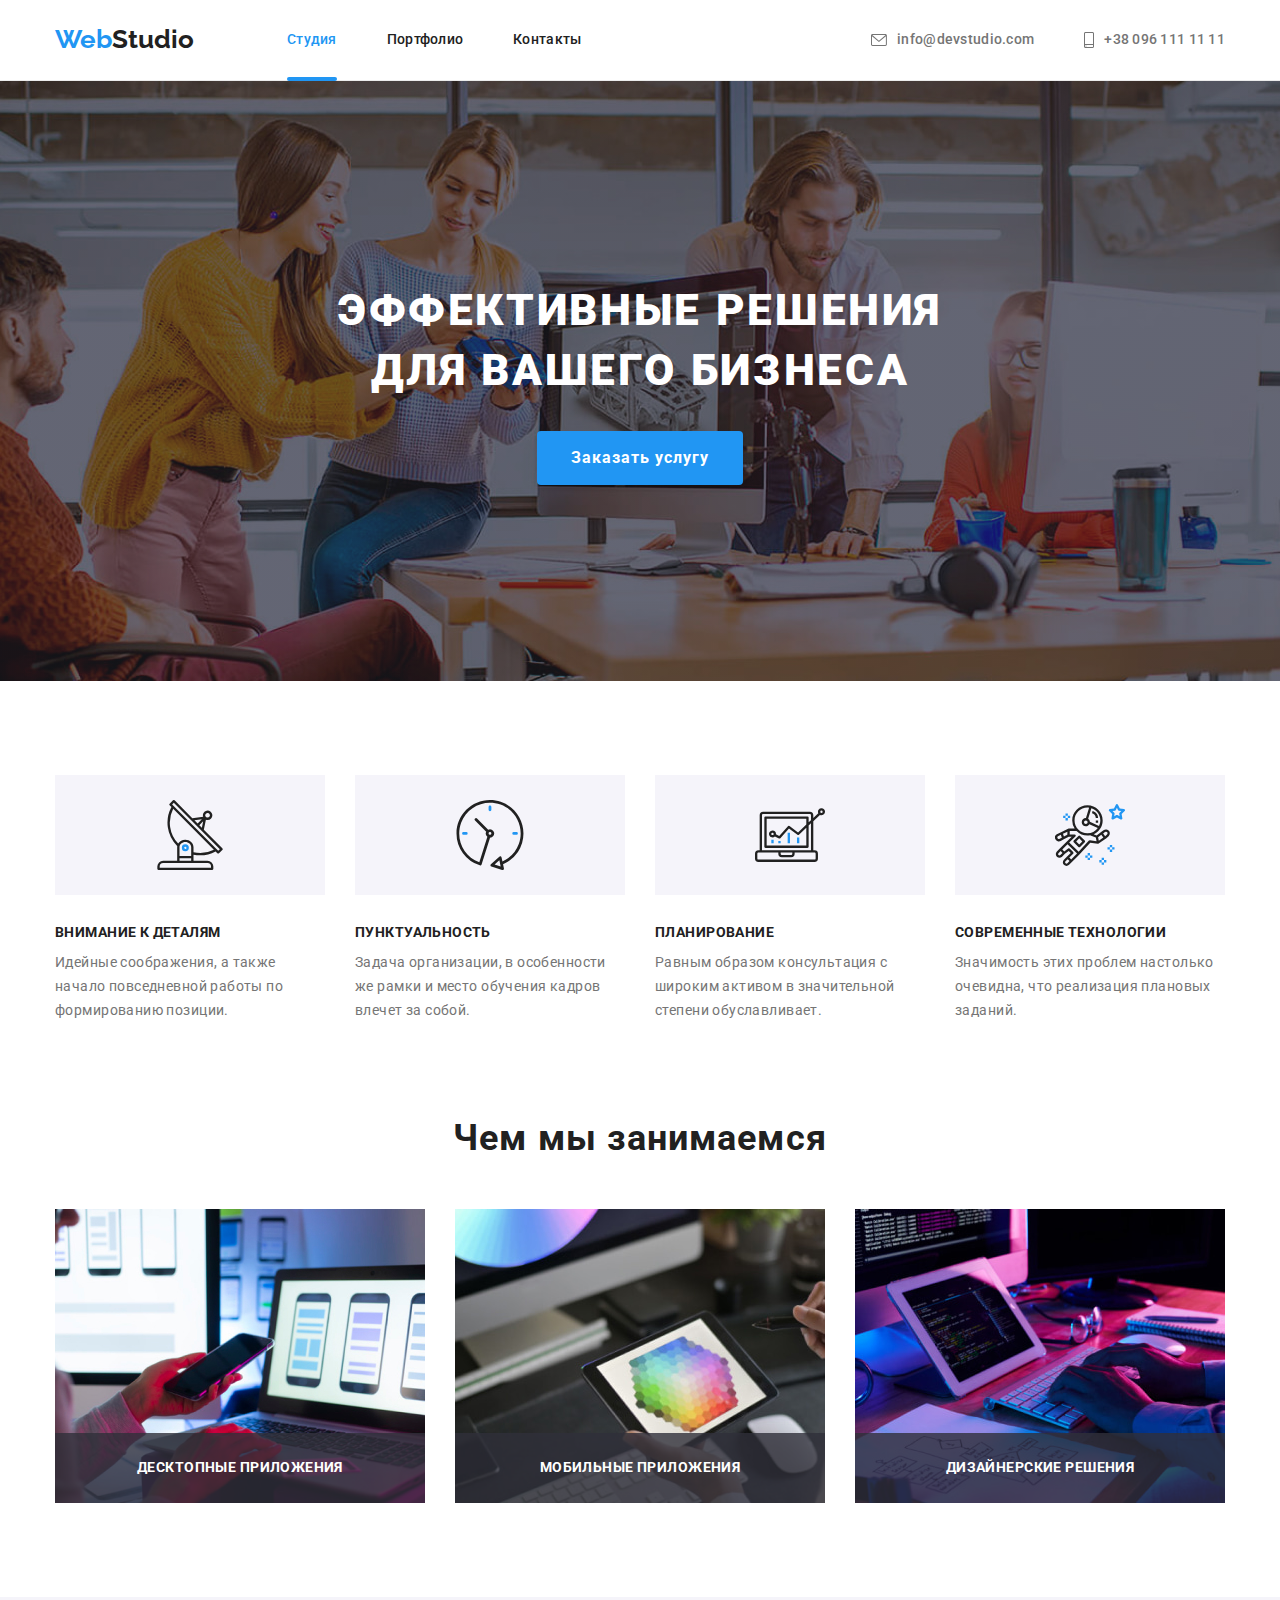
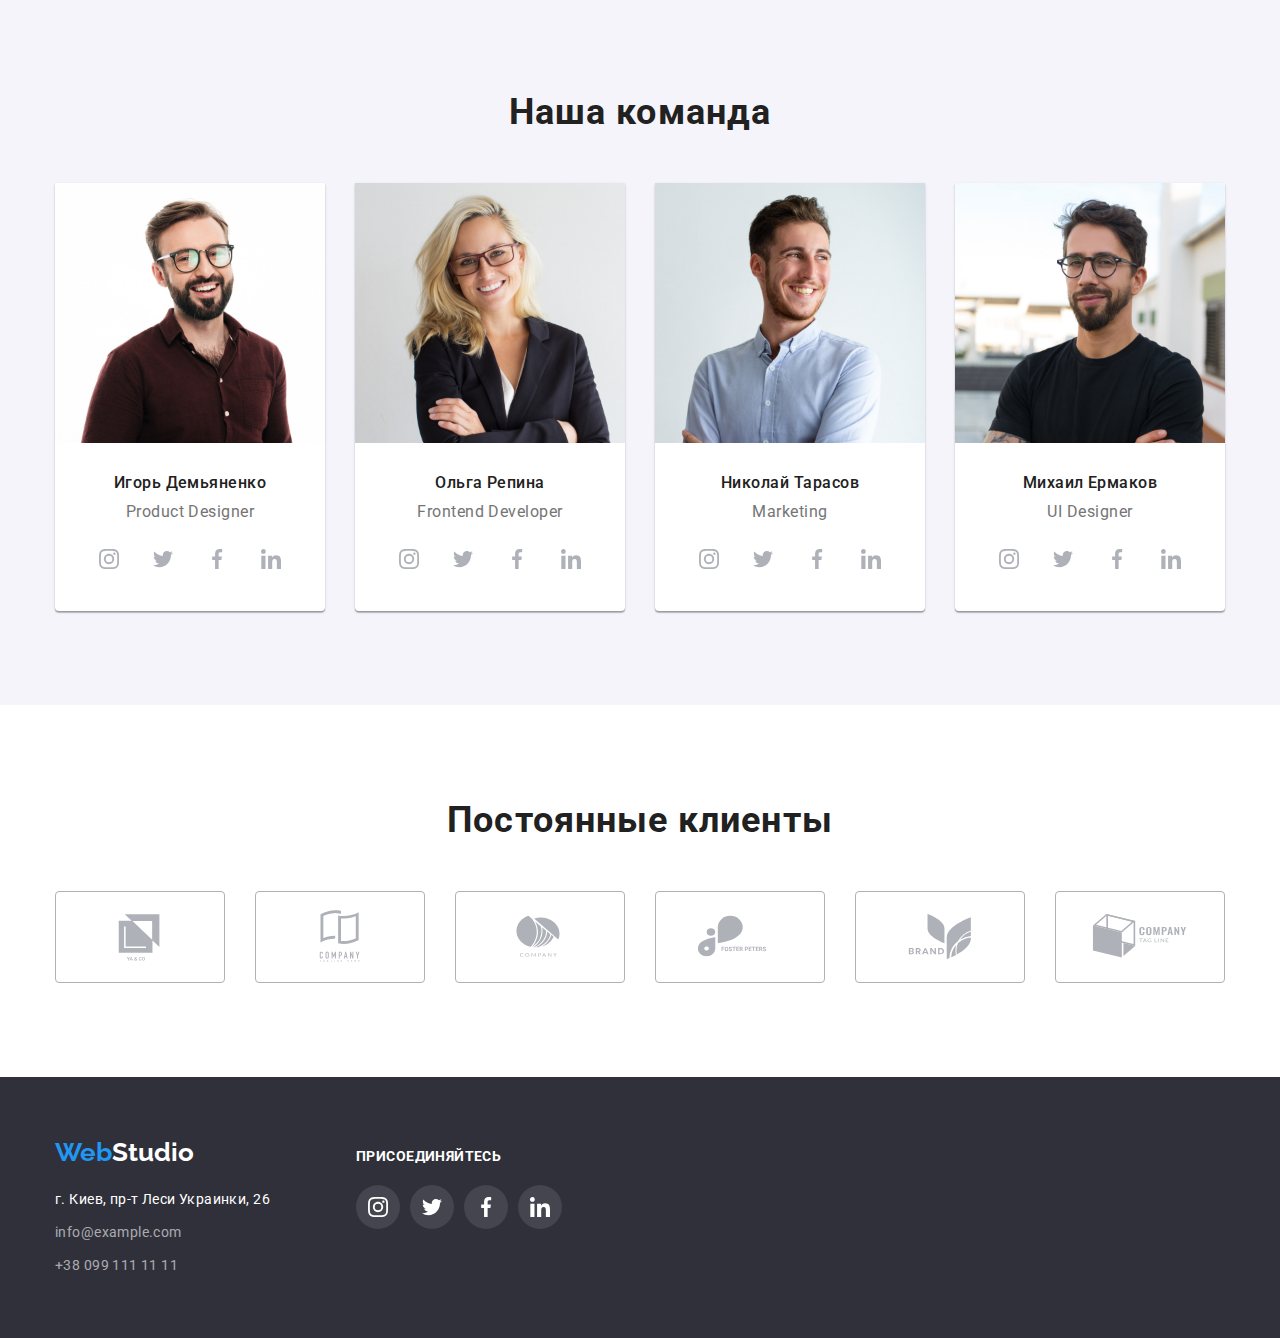
<file: index.html>
<!DOCTYPE html>
<html lang="ru">
<head>
    <meta charset="UTF-8">
    <meta http-equiv="X-UA-Compatible" content="IE=edge">
    <meta name="description" content="Студия разработки">
    <title>Студия</title>
    <link rel="preconnect" href="https://fonts.googleapis.com">
<link rel="preconnect" href="https://fonts.gstatic.com" crossorigin>
<link href="https://fonts.googleapis.com/css2?family=Raleway:wght@700&family=Roboto:wght@400;500;700;900&display=swap" rel="stylesheet">
        
    <link rel="stylesheet" href="https://cdnjs.cloudflare.com/ajax/libs/modern-normalize/1.0.0/modern-normalize.min.css" />

    <link rel="stylesheet" href="./css/styles.css" />
</head>
<body>
<header class="header-main">
    <div class="container header-section">
    <a class="logo link" href="">Web<span class="logo-black">Studio</span></a>
    <nav class="site-nav">
        <ul class="site-nav-list">
            <li class="site-nav-item"><a class="link current" href="./index.html">Студия</a></li>
            <li class="site-nav-item"><a class="link" href="./portfolio.html">Портфолио</a></li>
            <li class="site-nav-item"><a class="link" href="">Контакты</a></li>
        </ul>
    </nav>
    <ul class="header-contacts">
        <li class="header-contacts-item">
            <a class="link" href="mailto:info@devstudio.com">
                <svg class="header-contacts-icon" width="16px" height="12px">
                    <use href="./images/symbol-defs.svg#icon-envelope"></use>
                </svg>
                info@devstudio.com
            </a>
        </li>
        <li class="header-contacts-item">
            <a class="link" href="tel:+380961111111">
                <svg class="header-contacts-icon" width="10px" height="16px">
                    <use href="./images/symbol-defs.svg#icon-smartphone"></use>
                </svg>
                +38 096 111 11 11
            </a>
        </li>
    </ul>
    </div>
</header>

   <main>

    <!--Герой-->
        <section class="hero">
                <div class="container">
                    <h1 class="main-index-title">Эффективные решения для вашего бизнеса</h1>
                    <button data-modal-open class="button-secondary" type="button">Заказать услугу</button>
                </div>
        <div data-modal class="backdrop is-hidden">
            <div class="modal">
                <button class="close-button" data-modal-close>
                    <svg width="18px" height="18px">
                        <use href="./images/symbol-defs.svg#icon-close-button"></use>
                    </svg></button>
            </div>
        </div>
        </section>

        <!--Особенности-->
        <section class="features section">
            <div class="container">
            <!--Заголовок нужно сркыть-->
            <h2 class="sec-index-title visually-hidden">Особенности</h2>
            <ul class="features-list">
                <li class="features-item">
                    <div class="features-thumb">
                        <svg class="icon-features" width="70px" height="70px">
                            <use href="./images/symbol-defs.svg#icon-antenna"></use>
                        </svg>
                    </div>
                    <h3 class="third-index-title">Внимание к деталям</h3>
                    <p class="features-text">Идейные соображения, а также начало повседневной работы по формированию позиции.</p>
                </li>
                <li class="features-item">
                    <div class="features-thumb">
                        <svg class="icon-features" width="70px" height="70px">
                            <use href="./images/symbol-defs.svg#icon-clock"></use>
                        </svg>
                    </div>
                    <h3 class="third-index-title">Пунктуальность</h3>
                    <p class="features-text">Задача организации, в особенности же рамки и место обучения кадров влечет за собой.</p>
                </li>
                <li class="features-item">
                    <div class="features-thumb">
                        <svg class="icon-features" width="70px" height="70px">
                            <use href="./images/symbol-defs.svg#icon-diagram"></use>
                        </svg>
                    </div>
                    <h3 class="third-index-title">Планирование</h3>
                    <p class="features-text">Равным образом консультация с широким активом в значительной степени обуславливает.</p>
                </li>
                <li class="features-item">
                    <div class="features-thumb">
                        <svg class="icon-features" width="70px" height="70px">
                            <use href="./images/symbol-defs.svg#icon-astronaut"></use>
                        </svg>
                    </div>
                    <h3 class="third-index-title">Современные технологии</h3>
                    <p class="features-text">Значимость этих проблем настолько очевидна, что реализация плановых заданий.</p>
                </li>
            </ul>
            </div>
        </section>

        <!--Чем мы занимаемся-->
        <section class="section we-doing">
            <div class="container">
            <h2 class="sec-index-title">Чем мы занимаемся</h2>
            <ul class="we-doing-list">
                <li class="we-doing-item">
                    <a href="">
                      <div class="we-doing-overlay">
                            <img src="./images/we-doing-1.jpg" alt="Человек набирает на клавиатуре" width="370" height="294"/>
                            <div class="we-doing-text"><p>Десктопные приложения</p></div>
                      </div>
                    </a>
                </li>
                <li class="we-doing-item">
                    <a href="">
                       <div class="we-doing-overlay">
                            <img src="./images/we-doing-2.jpg" alt="Человек держит в руках телефон" width="370" height="294"/>
                            <div class="we-doing-text"><p>Мобильные приложения</p></div>
                       </div>
                    </a>
                </li>
                <li class="we-doing-item">
                    <a href="">
                        <div class="we-doing-overlay">
                            <img src="./images/we-doing-3.jpg" alt="Человек держит в руках планшет" width="370" height="294"/>
                            <div class="we-doing-text"><p>Дизайнерские решения</p></div>
                        </div>
                    </a>
                </li>
            </ul>
            </div>
        </section>

        <!--Наша команда-->
        <section class="command section">
            <div class="container">
            <h2 class="sec-index-title">Наша команда</h2>
            <ul class="command-list">
                <li class="command-item">
                    <img src="./images/our-command-1.jpg" alt="Мужчина с бородой и в очках" width="270" height="260" />
                    <div class="command-list-thumb">
                    <h3 class="third-index-title">Игорь Демьяненко</h3>
                    <p class="command-text" lang="en">Product Designer</p>
                    <ul class="command-social-list">
                        <li>
                            <a class="command-link" href="" aria-label="Инстаграм">
                                <svg class="command-icon" width="20px" height="20px">
                                    <use href="./images/symbol-defs.svg#icon-instagram">    
                                    </use>
                                </svg>
                            </a> 
                        </li>
                        <li>
                            <a class="command-link" href="" aria-label="Твиттер">
                                <svg class="command-icon" width="20px" height="20px">
                                    <use href="./images/symbol-defs.svg#icon-twitter">    
                                    </use>
                                </svg>
                            </a>
                        </li>
                        <li>
                            <a class="command-link" href="" aria-label="Фейсбук">
                                <svg class="command-icon" width="20px" height="20px">
                                    <use href="./images/symbol-defs.svg#icon-facebook">    
                                    </use>
                                </svg>
                            </a>
                        </li>
                        <li>
                            <a class="command-link" href="" aria-label="Линкедин">
                                <svg class="command-icon" width="20px" height="20px">
                                    <use href="./images/symbol-defs.svg#icon-linkedin">    
                                    </use>
                                </svg>
                            </a>
                        </li>
                    </ul>
                    </div>
                </li>
                <li class="command-item">
                    <img src="./images/our-command-2.jpg" alt="Белокурая женщина в очках" width="270" height="260" />
                    <div class="command-list-thumb">
                        <h3 class="third-index-title">Ольга Репина</h3>
                    <p class="command-text" lang="en">Frontend Developer</p>
                    <ul class="command-social-list">
                        <li>
                            <a class="command-link" href="" aria-label="Инстаграм">
                                <svg class="command-icon" width="20px" height="20px">
                                    <use href="./images/symbol-defs.svg#icon-instagram">    
                                    </use>
                                </svg>
                            </a>
                        </li>
                        <li>
                            <a class="command-link" href="" aria-label="Твиттер">
                                <svg class="command-icon" width="20px" height="20px">
                                    <use href="./images/symbol-defs.svg#icon-twitter">    
                                    </use>
                                </svg>
                            </a>
                        </li>
                        <li>
                            <a class="command-link" href="" aria-label="Фейсбук">
                                <svg class="command-icon" width="20px" height="20px">
                                    <use href="./images/symbol-defs.svg#icon-facebook">    
                                    </use>
                                </svg>
                            </a>
                        </li>
                        <li>
                            <a class="command-link" href="" aria-label="Линкедин">
                                <svg class="command-icon" width="20px" height="20px">
                                    <use href="./images/symbol-defs.svg#icon-linkedin">    
                                    </use>
                                </svg>
                            </a>
                        </li>
                    </ul>
                    </div>
                </li>
                <li class="command-item">
                    <img src="./images/our-command-3.jpg" alt="Улыбающийся мужчина в голубой рубашке" width="270" height="260" />
                    <div class="command-list-thumb">
                    <h3 class="third-index-title">Николай Тарасов</h3>
                    <p class="command-text" lang="en">Marketing</p>
                    <ul class="command-social-list">
                        <li>
                            <a class="command-link" href="" aria-label="Инстаграм">
                                <svg class="command-icon" width="20px" height="20px">
                                    <use href="./images/symbol-defs.svg#icon-instagram">    
                                    </use>
                                </svg>
                            </a>
                        </li>
                        <li>
                            <a class="command-link" href="" aria-label="Твиттер">
                                <svg class="command-icon" width="20px" height="20px">
                                    <use href="./images/symbol-defs.svg#icon-twitter">    
                                    </use>
                                </svg>
                            </a>
                        </li>
                        <li>
                            <a class="command-link" href="" aria-label="Фейсбук">
                                <svg class="command-icon" width="20px" height="20px">
                                    <use href="./images/symbol-defs.svg#icon-facebook">    
                                    </use>
                                </svg>
                            </a>
                        </li>
                        <li>
                            <a class="command-link" href="" aria-label="Линкедин">
                                <svg class="command-icon" width="20px" height="20px">
                                    <use href="./images/symbol-defs.svg#icon-linkedin">    
                                    </use>
                                </svg>
                            </a>
                        </li>
                    </ul>
                    </div>
                </li>
                <li class="command-item">
                    <img src="./images/our-command-4.jpg" alt="Мужчина в очках и черной футболке" width="270" height="260" />
                    <div class="command-list-thumb">
                    <h3 class="third-index-title">Михаил Ермаков</h3>
                    <p class="command-text" lang="en">UI Designer</p>
                    <ul class="command-social-list">
                        <li>
                            <a class="command-link" href="" aria-label="Инстаграм">
                                <svg class="command-icon" width="20px" height="20px">
                                    <use href="./images/symbol-defs.svg#icon-instagram">    
                                    </use>
                                </svg> 
                            </a>
                        </li>
                        <li>
                            <a class="command-link" href="" aria-label="Твиттер">
                                <svg class="command-icon" width="20px" height="20px">
                                    <use href="./images/symbol-defs.svg#icon-twitter">    
                                    </use>
                                </svg>
                            </a>
                        </li>
                        <li>
                            <a class="command-link" href="" aria-label="Фейсбук">
                                <svg class="command-icon" width="20px" height="20px">
                                    <use href="./images/symbol-defs.svg#icon-facebook">    
                                    </use>
                                </svg>
                            </a>
                        </li>
                        <li>
                            <a class="command-link" href="" aria-label="Линкедин">
                                <svg class="command-icon" width="20px" height="20px">
                                    <use href="./images/symbol-defs.svg#icon-linkedin">    
                                    </use>
                                </svg>
                            </a>
                        </li>
                    </ul>
                    </div>
                </li>
            </ul>
            </div>
        </section>

        <!-- Постоянные клиенты -->
        <section class="clients section">
            <div class="container">
                <h2 class="sec-index-title">Постоянные клиенты</h2>
            <ul class="clients-list">
                <li class="clients-item">
                        <a class="clients-link" href="">
                        <div class="clients-thumb">
                        <svg class="clients-icon" width="106px" height="60px">
                            <use href="./images/symbol-defs.svg#icon-client1">    
                            </use>
                        </svg>
                    </div>
                    </a>
                </li>
                <li class="clients-item">
                    <a class="clients-link" href="">
                        <div class="clients-thumb">
                            <svg class="clients-icon" width="106px" height="60px">
                                <use href="./images/symbol-defs.svg#icon-client2">    
                                </use>
                            </svg>
                        </div>
                        </a>
                </li>
                <li class="clients-item">
                    <a class="clients-link" href="">
                        <div class="clients-thumb">
                            <svg class="clients-icon" width="106px" height="60px">
                                <use href="./images/symbol-defs.svg#icon-client3">    
                                </use>
                            </svg>
                        </div>
                        </a>
                </li>
                <li class="clients-item">
                    <a class="clients-link" href="">
                        <div class="clients-thumb">
                            <svg class="clients-icon" width="106px" height="60px">
                                <use href="./images/symbol-defs.svg#icon-client4">    
                                </use>
                            </svg>
                        </div>
                        </a>
                </li>
                <li class="clients-item">
                    <a class="clients-link" href="">
                        <div class="clients-thumb">
                            <svg class="clients-icon" width="106px" height="60px">
                                <use href="./images/symbol-defs.svg#icon-client5">    
                                </use>
                            </svg>
                        </div>
                        </a>
                </li>
                <li class="clients-item">
                    <a class="clients-link" href="">
                        <div class="clients-thumb">
                            <svg class="clients-icon" width="106px" height="60px">
                                <use href="./images/symbol-defs.svg#icon-client6">    
                                </use>
                            </svg>
                        </div>
                        </a>
                </li>
            </ul>
            </div>
        </section>
   </main>
<footer class="footer">
    <div class="container">
        <div class="footer-flex">
            <div class="footer-flex-item">
                <a class="logo-footer link" href="">Web<span class="logo-white">Studio</span></a>
            <address class="address">
                <ul>
                    <li class="footer-list"><a class="footer-contacts address link" href="https://cutt.ly/TSW9tZU" target="_blank"
                            rel="noreferrer noopener">г. Киев, пр-т Леси Украинки,
                            26</a></li>
                    <li class="footer-list"><a class="footer-contacts link" href="mailto:info@example.com">info@example.com</a></li>
                    <li class="footer-list"><a class="footer-contacts link" href="tel:+380991111111">+38 099 111 11 11</a></li>
                </ul>
            </address> 
            </div>
                <div class="footer-flex-item">
                    <p class="join-us">присоединяйтесь</p>
                    <ul class="footer-social">
                        <li class="footer-social-item">
                            <a class="footer-social-link" href="" aria-label="Инстаграм">
                                <svg class="footer-social-icon" width="20px" height="20px">
                                    <use href="./images/symbol-defs.svg#icon-instagram"></use>
                                </svg>
                            </a>
                        </li>
                        <li  class="footer-social-item">
                            <a class="footer-social-link" href="" aria-label="Твиттер">
                                <svg class="footer-social-icon" width="20px" height="20px">
                                    <use href="./images/symbol-defs.svg#icon-twitter"></use>
                                </svg>
                            </a>
                        </li>
                        <li  class="footer-social-item">
                            <a class="footer-social-link" href="" aria-label="Фейсбук">
                                <svg class="footer-social-icon" width="20px" height="20px">
                                    <use href="./images/symbol-defs.svg#icon-facebook"></use>
                                </svg>
                            </a>
                        </li>
                        <li  class="footer-social-item">
                            <a class="footer-social-link" href="" aria-label="Линкедин">
                                <svg class="footer-social-icon" width="20px" height="20px">
                                    <use href="./images/symbol-defs.svg#icon-linkedin"></use>
                                </svg>
                            </a>
                        </li>
                    </ul>
                </div>
        </div>
            
    
    </div>
</footer>
<script src="./js/modal.js"></script>  
</body>
</html>
</file>
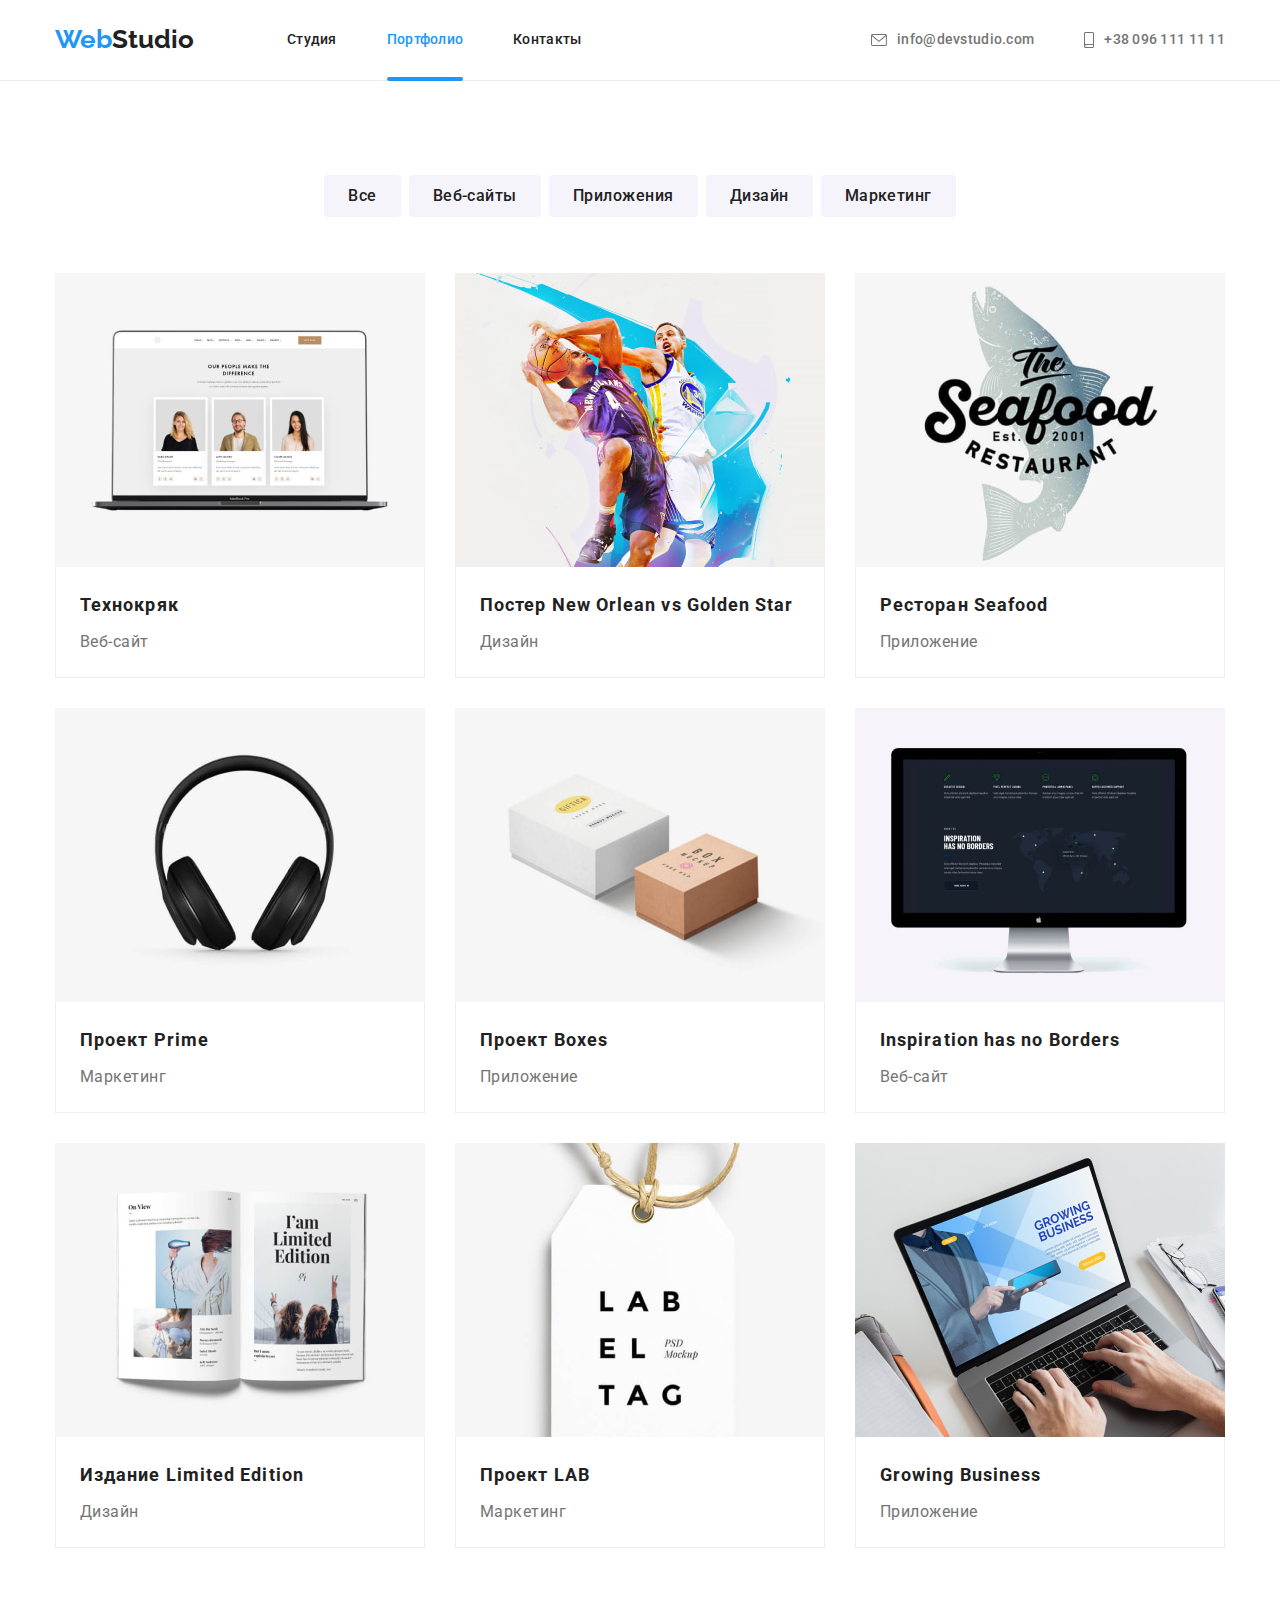
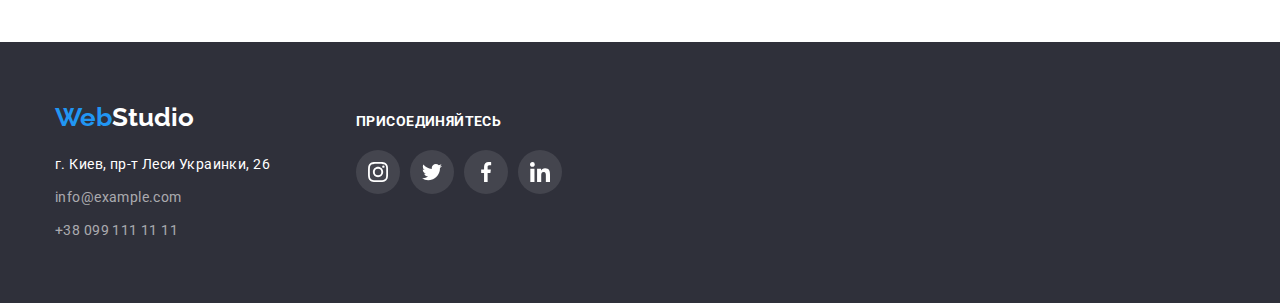
<file: portfolio.html>
<!DOCTYPE html>
<html lang="ru">

<head>
    <meta charset="UTF-8">
    <meta http-equiv="X-UA-Compatible" content="IE=edge">
    <meta name="description" content="Портфолио студии разработки">
    <title>Портфолио</title>
    <link rel="preconnect" href="https://fonts.googleapis.com">
<link rel="preconnect" href="https://fonts.gstatic.com" crossorigin>
<link href="https://fonts.googleapis.com/css2?family=Raleway:wght@700&family=Roboto:wght@400;500;700;900&display=swap" rel="stylesheet">
        
    <link rel="stylesheet" href="https://cdnjs.cloudflare.com/ajax/libs/modern-normalize/1.0.0/modern-normalize.min.css" />

    <link rel="stylesheet" href="./css/styles.css"/>
</head>

<body>
    <header class="header-main">
        <div class="container header-section">
        <a class="logo link" href="">Web<span class="logo-black">Studio</span></a>
        <nav class="site-nav">
            <ul class="site-nav-list">
                <li class="site-nav-item"><a class="link" href="./index.html">Студия</a></li>
                <li class="site-nav-item"><a class="link current" href="./portfolio.html">Портфолио</a></li>
                <li class="site-nav-item"><a class="link" href="">Контакты</a></li>
            </ul>
        </nav>
        <ul class="header-contacts">
            <li class="header-contacts-item">
                <a class="link" href="mailto:info@devstudio.com">
                    <svg class="header-contacts-icon" width="16px" height="12px">
                        <use href="./images/symbol-defs.svg#icon-envelope"></use>
                    </svg>
                    <span class="email">info@devstudio.com</span>
                </a>
            </li>
            <li class="header-contacts-item">
                <a class="link" href="tel:+380961111111">
                    <svg class="header-contacts-icon" width="10px" height="16px">
                        <use href="./images/symbol-defs.svg#icon-smartphone"></use>
                    </svg>+38 096 111 11 11</a>
            </li>
        </ul>
        </div>
    </header>

    <main>
        <!--Наши проекты-->
      <section class="section">
          <div class="container">
           <h1 class="visually-hidden">Наши проекты</h1>
           <ul class="filter-list">
               <li class="filter-item"><button class="button-main" type="button">Все</button></li>
               <li class="filter-item"><button class="button-main" type="button">Веб-сайты</button></li>
               <li class="filter-item"><button class="button-main" type="button">Приложения</button></li>
               <li class="filter-item"><button class="button-main" type="button">Дизайн</button></li>
               <li class="filter-item"><button class="button-main" type="button">Маркетинг</button></li>
           </ul>
           <!--Список работ-->
           <ul class="project-list">
               <li class="project-item">
                   <a class="link project-link" href="">
                    <div class="project-thumb">
                        <img src="./images/our-work-1.jpg" alt="Фото людей" width="370" height="294">
                        <div class="project-overlay">
                            <p class="project-overlay-text">Ресурс предлагает комплексные предложения с разным уровнем функционала и сервисов. Все это позволит посетителю получить исчерпывающие сведения о компании или частном лице.</p>
                        </div>
                    </div>
                     <div class="project-item-footer">  
                    <h2 class="portf-title">Технокряк</h2>
                       <p class="portf-text">Веб-сайт</p>
                    </div>
                   </a>
               </li>
               <li class="project-item">
                   <a class="link project-link" href="">
                       <div class="project-thumb">
                        <img src="./images/our-work-2.jpg" alt="Мужчины играют в баскетбол" width="370" height="294">
                        <div class="project-overlay">
                            <p class="project-overlay-text">Ресурс предлагает комплексные предложения с разным уровнем функционала и сервисов. Все это позволит посетителю получить исчерпывающие сведения о компании или частном лице.</p>
                        </div>
                       </div>
                       <div class="project-item-footer">
                       <h2 class="portf-title">Постер New Orlean vs Golden Star</h2>
                       <p class="portf-text">Дизайн</p>
                    </div>
                   </a>
               </li>
               <li class="project-item">
                   <a class="link project-link" href="">
                       <div class="project-thumb">
                        <img src="./images/our-work-3.jpg" alt="Рыба" width="370" height="294">
                        <div class="project-overlay">
                            <p class="project-overlay-text">Ресурс предлагает комплексные предложения с разным уровнем функционала и сервисов. Все это позволит посетителю получить исчерпывающие сведения о компании или частном лице.</p>
                        </div>
                       </div>
                       <div class="project-item-footer">
                       <h2 class="portf-title">Ресторан Seafood</h2>
                       <p class="portf-text">Приложение</p>
                    </div>
                   </a>
               </li>
               <li class="project-item">
                   <a class="link project-link" href="">
                       <div class="project-thumb">
                        <img src="./images/our-work-4.jpg" alt="Наушники" width="370" height="294">
                        <div class="project-overlay">
                            <p class="project-overlay-text">Ресурс предлагает комплексные предложения с разным уровнем функционала и сервисов. Все это позволит посетителю получить исчерпывающие сведения о компании или частном лице.</p>
                        </div>
                       </div>
                       <div class="project-item-footer">
                       <h2 class="portf-title">Проект Prime</h2>
                       <p class="portf-text">Маркетинг</p>
                    </div>
                   </a>
               </li>
               <li class="project-item">
                   <a class="link project-link" href="">
                       <div class="project-thumb">
                        <img src="./images/our-work-5.jpg" alt="Две коробки" width="370" height="294">
                        <div class="project-overlay">
                            <p class="project-overlay-text">Ресурс предлагает комплексные предложения с разным уровнем функционала и сервисов. Все это позволит посетителю получить исчерпывающие сведения о компании или частном лице.</p>
                        </div>
                       </div>
                       <div class="project-item-footer">
                       <h2 class="portf-title">Проект Boxes</h2>
                       <p class="portf-text">Приложение</p>
                    </div>
                   </a>
               </li>
               <li class="project-item">
                   <a class="link project-link" href="">
                       <div class="project-thumb">
                        <img src="./images/our-work-6.jpg" alt="Монитор" width="370" height="294">
                        <div class="project-overlay">
                            <p class="project-overlay-text">Ресурс предлагает комплексные предложения с разным уровнем функционала и сервисов. Все это позволит посетителю получить исчерпывающие сведения о компании или частном лице.</p>
                        </div>
                       </div>
                       <div class="project-item-footer">
                       <h2 class="portf-title">Inspiration has no Borders</h2>
                       <p class="portf-text">Веб-сайт</p>
                    </div>
                   </a>
               </li>
               <li class="project-item">
                   <a class="link project-link" href="">
                       <div class="project-thumb">
                        <img src="./images/our-work-7.jpg" alt="Книга" width="370" height="294">
                        <div class="project-overlay">
                            <p class="project-overlay-text">Ресурс предлагает комплексные предложения с разным уровнем функционала и сервисов. Все это позволит посетителю получить исчерпывающие сведения о компании или частном лице.</p>
                        </div>
                       </div>
                       <div class="project-item-footer">
                       <h2 class="portf-title">Издание Limited Edition</h2>
                       <p class="portf-text">Дизайн</p>
                    </div>
                   </a>
               </li>
               <li class="project-item">
                   <a class="link project-link" href="">
                       <div class="project-thumb">
                        <img src="./images/our-work-8.jpg" alt="Бирка" width="370" height="294">
                        <div class="project-overlay">
                            <p class="project-overlay-text">Ресурс предлагает комплексные предложения с разным уровнем функционала и сервисов. Все это позволит посетителю получить исчерпывающие сведения о компании или частном лице.</p>
                        </div>
                       </div>
                       <div class="project-item-footer">
                       <h2 class="portf-title">Проект LAB</h2>
                       <p class="portf-text">Маркетинг</p>
                    </div>
                   </a>
               </li>
               <li class="project-item">
                   <a class="link project-link" href="">
                       <div class="project-thumb">
                        <img src="./images/our-work-9.jpg" alt="Ноутбук" width="370" height="294">
                        <div class="project-overlay">
                            <p class="project-overlay-text">Ресурс предлагает комплексные предложения с разным уровнем функционала и сервисов. Все это позволит посетителю получить исчерпывающие сведения о компании или частном лице.</p>
                        </div>
                       </div>
                       <div class="project-item-footer">
                       <h2 class="portf-title">Growing Business</h2>
                       <p class="portf-text">Приложение</p>
                    </div>
                   </a>
               </li>
           </ul>
        </div>
      </section>
    </main>

    <footer class="footer">
        <div class="container">
            <div class="footer-flex">
                <div class="footer-flex-item">
                    <a class="logo-footer link" href="">Web<span class="logo-white">Studio</span></a>
                <address class="address">
                    <ul>
                        <li class="footer-list"><a class="footer-contacts address link" href="https://cutt.ly/TSW9tZU" target="_blank"
                                rel="noreferrer noopener">г. Киев, пр-т Леси Украинки,
                                26</a></li>
                        <li class="footer-list"><a class="footer-contacts link" href="mailto:info@example.com">info@example.com</a></li>
                        <li class="footer-list"><a class="footer-contacts link" href="tel:+380991111111">+38 099 111 11 11</a></li>
                    </ul>
                </address> 
                </div>
                    <div class="footer-flex-item">
                        <p class="join-us">присоединяйтесь</p>
                        <ul class="footer-social">
                            <li class="footer-social-item">
                                <a class="footer-social-link" href="" aria-label="Инстаграм">
                                    <svg class="footer-social-icon" width="20px" height="20px">
                                        <use href="./images/symbol-defs.svg#icon-instagram"></use>
                                    </svg>
                                </a>
                            </li>
                            <li  class="footer-social-item">
                                <a class="footer-social-link" href="" aria-label="Твиттер">
                                    <svg class="footer-social-icon" width="20px" height="20px">
                                        <use href="./images/symbol-defs.svg#icon-twitter"></use>
                                    </svg>
                                </a>
                            </li>
                            <li  class="footer-social-item">
                                <a class="footer-social-link" href="" aria-label="Фейсбук">
                                    <svg class="footer-social-icon" width="20px" height="20px">
                                        <use href="./images/symbol-defs.svg#icon-facebook"></use>
                                    </svg>
                                </a>
                            </li>
                            <li  class="footer-social-item">
                                <a class="footer-social-link" href="" aria-label="Линкедин">
                                    <svg class="footer-social-icon" width="20px" height="20px">
                                        <use href="./images/symbol-defs.svg#icon-linkedin"></use>
                                    </svg>
                                </a>
                            </li>
                        </ul>
                    </div>
            </div>
                
        
        </div>
    </footer>
    
    </body>
    
    </html>
</file>
<file: css/styles.css>
:root {
  --primary-text-color: #757575;
  --secondary-text-color: #212121;
  --third-text-color: #ffffff;
  --footer-text-color: rgba(255, 255, 255, 0.6);
  --accent-color: #2196f3;
  --icon-color: #AFB1B8;
  --primary-bg-color: #ffffff;
  --secondary-bg-color: #f5f4fa;
  --third-bg-color: #2f303a;
  --button-hover-bg-color: #188CE8;
}
body {
  color: var(--primary-text-color);
  background-color: var(--primary-bg-color);

  font-family: roboto, sans-serif;
}
/* Убирает точки у немаркированного списка. Убирает margin и padding по умолчанию для ul */
ul, ol {
  list-style: none;

  margin: 0;
  padding: 0;
}
/* Убирает margin и padding по умолчанию для h1, h2, h3. h4, h5, h6, p */
h1, h2, h3, h4, h5, h6, p {
  margin: 0;
  padding: 0;
}
img {
  display: block;
  max-width: 100%;
  height: auto;
}
/* Убирает подчеркивание у всех ссылок */
.link {
  text-decoration: none;
}
/* Универсальный контейнер для центрирования и ограничения контента по ширине */
.container {
  margin: 0 auto;
  padding: 0 15px;

  width: 1200px;
    }

.section {
    padding: 94px 0;
  }

/* Скрывает на странице ненужные заголовки */
.visually-hidden { 
  position: absolute; 
  width: 1px; 
  height: 1px; 
  margin: -1px; 
  border: 0; 
  padding: 0; 
  white-space: nowrap; 
  clip-path: inset(100%); 
  clip: rect(0 0 0 0); 
  overflow: hidden; 
} 
/* Хедер */
.header-main {
  border-bottom: 1px solid #ECECEC;
}

/* Логотип */
.logo {
  color: var(--accent-color);

  font-family: raleway, sans-serif;
  font-weight: 700;
  font-size: 26px;
  line-height: 1.19;
}
.logo-black {
  color: var(--secondary-text-color);
}

.logo.link {
  display: block;
  padding-top: 24px;
  padding-bottom: 25px;
  margin-right: 93px;
}
/* Навигация */
.site-nav,
.header-contacts {
  font-weight: 500;
  font-size: 14px;
  line-height: 1.14;
  letter-spacing: 0.02em;
}
.site-nav .link {
  display: block;
  padding-top: 32px;
  padding-bottom: 32px;

  color: var(--secondary-text-color);
  transition: color 250ms cubic-bezier(0.4, 0, 0.2, 1);
}
.header-contacts .link {
  transition: color 250ms cubic-bezier(0.4, 0, 0.2, 1);
}
.site-nav .link:hover,
.site-nav .link:focus,
.site-nav .link.current,
.header-contacts .link:hover,
.header-contacts .link:focus {
  color: var(--accent-color);
}
.header-section {
  display: flex;
  align-items: center;
  }
.site-nav-list {
  display: flex;
} 
.site-nav-item:not(:last-child) {
  margin-right: 50px;
}
.header-contacts {
  display: flex;
  margin-left: auto;
} 
.header-contacts-item:not(:last-child) {
  margin-right: 50px;
}

.header-contacts .link {
  color: var(--primary-text-color);

  display: block;
  padding-top: 32px;
  padding-bottom: 32px;
 }
.header-contacts-icon {
  fill: currentColor;
  margin-right: 10px;
   }

.header-contacts-item .link {
  display: flex;
  align-items: center;
}
.site-nav-item {
  position: relative;
}
.current::after {
  content: '';
  position: absolute;
  display: block;
  background-color: var(--accent-color); 
  width: 100%;
  height: 4px;
  border-radius: 2px;
  top: calc(100% - 3px);
}
 /* Главная страница */

/* Герой */
.hero {
  max-width: 1600px;
  height: 600px;
  margin-left: auto;
  margin-right: auto;
  background-image: linear-gradient(rgba(47, 48, 58, 0.4),rgba(47, 48, 58, 0.4)),
                    url(../images/hero.jpg);
  background-repeat: no-repeat;
  background-size: cover;
  background-position: center;
  background-color: #C4C4C4;

  padding: 200px 0;
  text-align: center;
  }

.main-index-title {
  width: 100%;
  max-width: 696px;
  margin: 0 auto 30px;

  color: var(--third-text-color);

  font-weight: 900;
  font-size: 44px;
  line-height: 1.36;
  letter-spacing: 0.06em;
  text-transform: uppercase;
}

.button-main,
.button-secondary {
  cursor: pointer;
  font-family: roboto, sans-serif;
}
.button-secondary {
  color: var(--third-text-color);
  background-color: var(--accent-color);
  border-color: transparent;
  box-shadow: 0px 4px 4px rgba(0, 0, 0, 0.15);

  font-weight: 700;
  font-size: 16px;
  line-height: 1.88;
  letter-spacing: 0.06em;

  min-width: 200px;
  min-height: 50px;
  border-radius: 4px;
  padding: 10px 32px;
  transition: background-color 250ms cubic-bezier(0.4, 0, 0.2, 1),
              color 250ms cubic-bezier(0.4, 0, 0.2, 1);
}
.button-secondary:hover,
.button-secondary:focus {
  color: var(--secondary-text-color);
  background-color: var(--button-hover-bg-color);
}

.backdrop {
  position: fixed;
  top: 0;
  left: 0;
  z-index: 1;

  width: 100%;
  height: 100%;

  background-color: rgba(0, 0, 0, 0.2);

  opacity: 1;
  transition: opacity 250ms cubic-bezier(0.4, 0, 0.2, 1);
}
.backdrop.is-hidden {
  opacity: 0;
  pointer-events: none;
}
.backdrop.is-hidden .modal {
  transform: translate(-50%, -50%) scale(0.9);
}
.modal {
  position: absolute;
  top: 50%;
  left: 50%;
  transform: translate(-50%, -50%) scale(1);

  width: 528px;
  height: 581px;
  
  background-color: var(--primary-bg-color);
  box-shadow: 0px 1px 3px rgba(0, 0, 0, 0.12), 0px 1px 1px rgba(0, 0, 0, 0.14), 0px 2px 1px rgba(0, 0, 0, 0.2);
  border-radius: 4px;

  transition: transform 250ms cubic-bezier(0.4, 0, 0.2, 1);
}
.close-button {
  position: absolute;

  display: flex;
  justify-content: center;
  align-items: center;

  top: 8px;
  right: 8px;
  width: 30px;
  height: 30px;
  border-radius: 50%;
  border: 1px solid rgba(0, 0, 0, 0.1);

  background-color: var(--primary-bg-color);
}
/* Заголовки h2 */

.sec-index-title {
  color: var(--secondary-text-color);

  font-weight: 700;
  font-size: 36px;
  line-height: 1.17;
  letter-spacing: 0.03em;

  margin-bottom: 50px;
  text-align: center;
  }

  /* Заголовки h3 */
.third-index-title {
  margin-bottom: 10px;
}

/* Секция Особенности */
.features-list {
  display: flex;
}
.features-item {
  width: 270px;
}
.features-item:not(:last-child) {
  margin-right: 30px;
}

.features .third-index-title {
  color: var(--secondary-text-color);

  font-weight: 700;
  font-size: 14px;
  line-height: 1.14;
  letter-spacing: 0.03em;
  text-transform: uppercase;

}
.features-text {
  color: var(--primary-text-color);

  font-size: 14px;
  line-height: 1.71;
  letter-spacing: 0.03em;
}
.features-thumb {
  display: flex;
  justify-content: center;
  align-items: center;
  width: 270px;
  height: 120px;

  background-color: var(--secondary-bg-color);
  margin-bottom: 30px;
}

/* Секция Чем мы занимаемся */

.we-doing {
  padding-top: 0;
}
.we-doing-list {
  display: flex;
  
}
.we-doing-item:not(:last-child) {
  margin-right: 30px;
}
.we-doing-overlay {
  position: relative; 
  }
.we-doing-text {
  display: flex;
  position: absolute;
  left: 0;
  bottom: 0;

  width: 100%;
  height: 70px;

  background-color: rgba(47, 48, 58, 0.8);
  color: var(--third-text-color);

  font-weight: 700;
  font-size: 14px;
  line-height: 1.14;
  letter-spacing: 0.03em;
  text-transform: uppercase;

  justify-content: center;
  align-items: center;
  
}
/* Секция Наша команда */
.command {
  background-color: var(--secondary-bg-color);
 }
 .command-list {
  display: flex;
 }
 .command-item:not(:last-child) {
  margin-right: 30px;
 }
 .command-item {
  background-color: var(--primary-bg-color);
  box-shadow: 0px 1px 3px rgba(0, 0, 0, 0.12), 0px 1px 1px rgba(0, 0, 0, 0.14), 0px 2px 1px rgba(0, 0, 0, 0.2);
  border-radius: 0px 0px 4px 4px;
   }
.command .third-index-title {
  color: var(--secondary-text-color);

  font-weight: 500;
  font-size: 16px;
  line-height: 1.19;
  letter-spacing: 0.03em;

  margin-bottom: 10px;
  text-align: center;
}
.command-text {
  color: var(--primary-text-color);

  font-size: 16px;
  line-height: 1.19;
  letter-spacing: 0.03em;
  text-align: center;

  margin-bottom: 16px;
}
.command-list-thumb {
  padding: 30px 32px;
}
.command-social-list {
  display: flex;
  justify-content: space-between;
  align-content: center;
  }
.command-link {
  display: flex;
  justify-content: center;
  align-items: center;
  
  border-radius: 50%;
  width: 44px;
  height: 44px;

  color: var(--icon-color);
  background-color: var(--primary-bg-color);

  transition: color 250ms cubic-bezier(0.4, 0, 0.2, 1),
              background-color 250ms cubic-bezier(0.4, 0, 0.2, 1);
}
  
.command-icon {
    fill: currentColor;
}
.command-link:hover,
.command-link:focus {
  color: var(--primary-bg-color);
  background-color: var(--accent-color);
}
/* Секция Постоянные клиенты */
.clients-list {
  display: flex;
  justify-content: space-between;
}
.clients-item:not(:last-child) {
  margin-right: 30px;
}
.clients-thumb {
  display: flex;
  justify-content: center;
  align-items: center;

  width: 170px;
  height: 92px;

  border: 1px solid currentColor;
  border-radius: 4px;
}
.clients-link {
  color: var(--icon-color);
  transition: color 250ms cubic-bezier(0.4, 0, 0.2, 1),
              background-color 250ms cubic-bezier(0.4, 0, 0.2, 1);
}
.clients-icon {
  fill: currentColor;
}
.clients-link:hover,
.clients-link:focus {
  color: var(--accent-color);
  border: 1px solid var(--accent-color);
}

/* Страница Портфолио */

/* Секция Наши проекты*/

/* Кнопки */
.filter-list {
  display: flex;
  justify-content: center;
  margin-bottom: 56px;
}
.filter-item:not(:last-child) {
  margin-right: 8px;
}
.button-main {
  color: var(--secondary-text-color);
  background-color: var(--secondary-bg-color);
  border-color: transparent;

  font-weight: 500;
  font-size: 16px;
  line-height: 1.63;
  letter-spacing: 0.03em;

  padding: 6px 22px;
  border-radius: 4px;

  transition: color 250ms cubic-bezier(0.4, 0, 0.2, 1),
              background-color 250ms cubic-bezier(0.4, 0, 0.2, 1);
}
.button-main:hover,
.button-main:focus {
  color: var(--third-text-color);
  background-color: var(--accent-color);
  box-shadow: 0px 3px 1px rgba(0, 0, 0, 0.1), 0px 1px 2px rgba(0, 0, 0, 0.08), 0px 2px 2px rgba(0, 0, 0, 0.12);
}
/* Список проектов */
.project-list {
  display: flex;
  flex-wrap: wrap;
  flex-basis: calc((100% - 90px) / 3)
}
.project-item:not(:nth-child(3n)) {
  margin-right: 30px;
}
.project-item:not(:nth-last-child(-n+3)) {
  margin-bottom: 30px;
}
.project-item {
  background-color: var(--primary-bg-color);
  
}
.project-link {
  display: block;
  transition: box-shadow 250ms cubic-bezier(0.4, 0, 0.2, 1);
}
.project-link:hover,
.project-link:focus {
  box-shadow: 0px 1px 1px rgba(0, 0, 0, 0.12), 0px 4px 4px rgba(0, 0, 0, 0.06), 1px 4px 6px rgba(0, 0, 0, 0.16);
}
.project-item-footer {
  border-left: 1px solid #EEEEEE;
  border-right: 1px solid #EEEEEE;
  border-bottom: 1px solid #EEEEEE;
  padding: 20px 24px;
}
.portf-title {
  color: var(--secondary-text-color);

  font-weight: 700;
  font-size: 18px;
  line-height: 2;
  letter-spacing: 0.06em;
  margin-bottom: 4px;
}
.portf-text {
  color: var(--primary-text-color);

  font-size: 16px;
  line-height: 1.88;
  letter-spacing: 0.03em;
  }
  .project-thumb {
    position: relative;
    overflow: hidden;
  }
  .project-overlay {
    position: absolute;
    left: 0;
    bottom: 0;

    display: flex;
    justify-content: center;
    align-items: center;
    
    width: 100%;
    height: 100%;
   
    background-color: rgba(33, 150, 243, 0.9);  
    
    transform: translateY(101%);
    transition: transform 250ms cubic-bezier(0.4, 0, 0.2, 1)
     }
  .project-overlay-text {
    width: 322px;
    height: 168px;

    font-size: 18px;
    line-height: 1.56;
    letter-spacing: 0.03em;

    color: var(--third-text-color);
  }

  .project-item:hover .project-overlay {
    transform: translateY(0);
    
  }
  
  /* Футер */
.logo-footer {
  color: var(--accent-color);

  font-family: raleway, sans-serif;
  font-weight: 700;
  font-size: 26px;
  line-height: 1.19; 

  display: block;
  margin-bottom: 20px;
}
.logo-white {
  color: var(--third-text-color);
}
.footer {
  background-color: var(--third-bg-color);
  padding: 60px 0;
}
.footer-contacts.address {
  color: var(--third-text-color);
  transition: color 250ms cubic-bezier(0.4, 0, 0.2, 1);
}
.footer-contacts {
  color: var(--footer-text-color);
  transition: color 250ms cubic-bezier(0.4, 0, 0.2, 1);
}
.footer-list {
  width: 231px;
}
.footer-list:not(:last-child) {
   margin-bottom: 9px;
}
.footer-contacts:hover,
.footer-contacts:focus {
  color: var(--accent-color);
}

.address {
  font-style: normal;
  font-size: 14px;
  line-height: 1.71;
  letter-spacing: 0.03em;
}
.join-us {
  color: var(--third-text-color);
  font-size: 14px;
  font-weight: 700;
  line-height: 1.14;
  letter-spacing: 0.03em;
  text-transform: uppercase;

  margin-bottom: 20px;
}
.footer-flex {
  display: flex;
  align-items: baseline;
}
.footer-flex-item:not(:last-child) {
  margin-right: 70px;
}
.footer-social {
  display: flex;
}
.footer-social-link {
  display: flex;
  justify-content: center;
  align-items: center;
  background-color: rgba(255, 255, 255, 0.1);
  border-radius: 50%;
  width: 44px;
  height: 44px; 
  transition: background-color 250ms cubic-bezier(0.4, 0, 0.2, 1);
}
.footer-social-link:hover,
.footer-social-link:focus {
  background-color: var(--accent-color);
}
.footer-social-icon {
  fill: var(--primary-bg-color);
}
.footer-social-item:not(:last-child) {
  margin-right: 10px;
}
</file>
